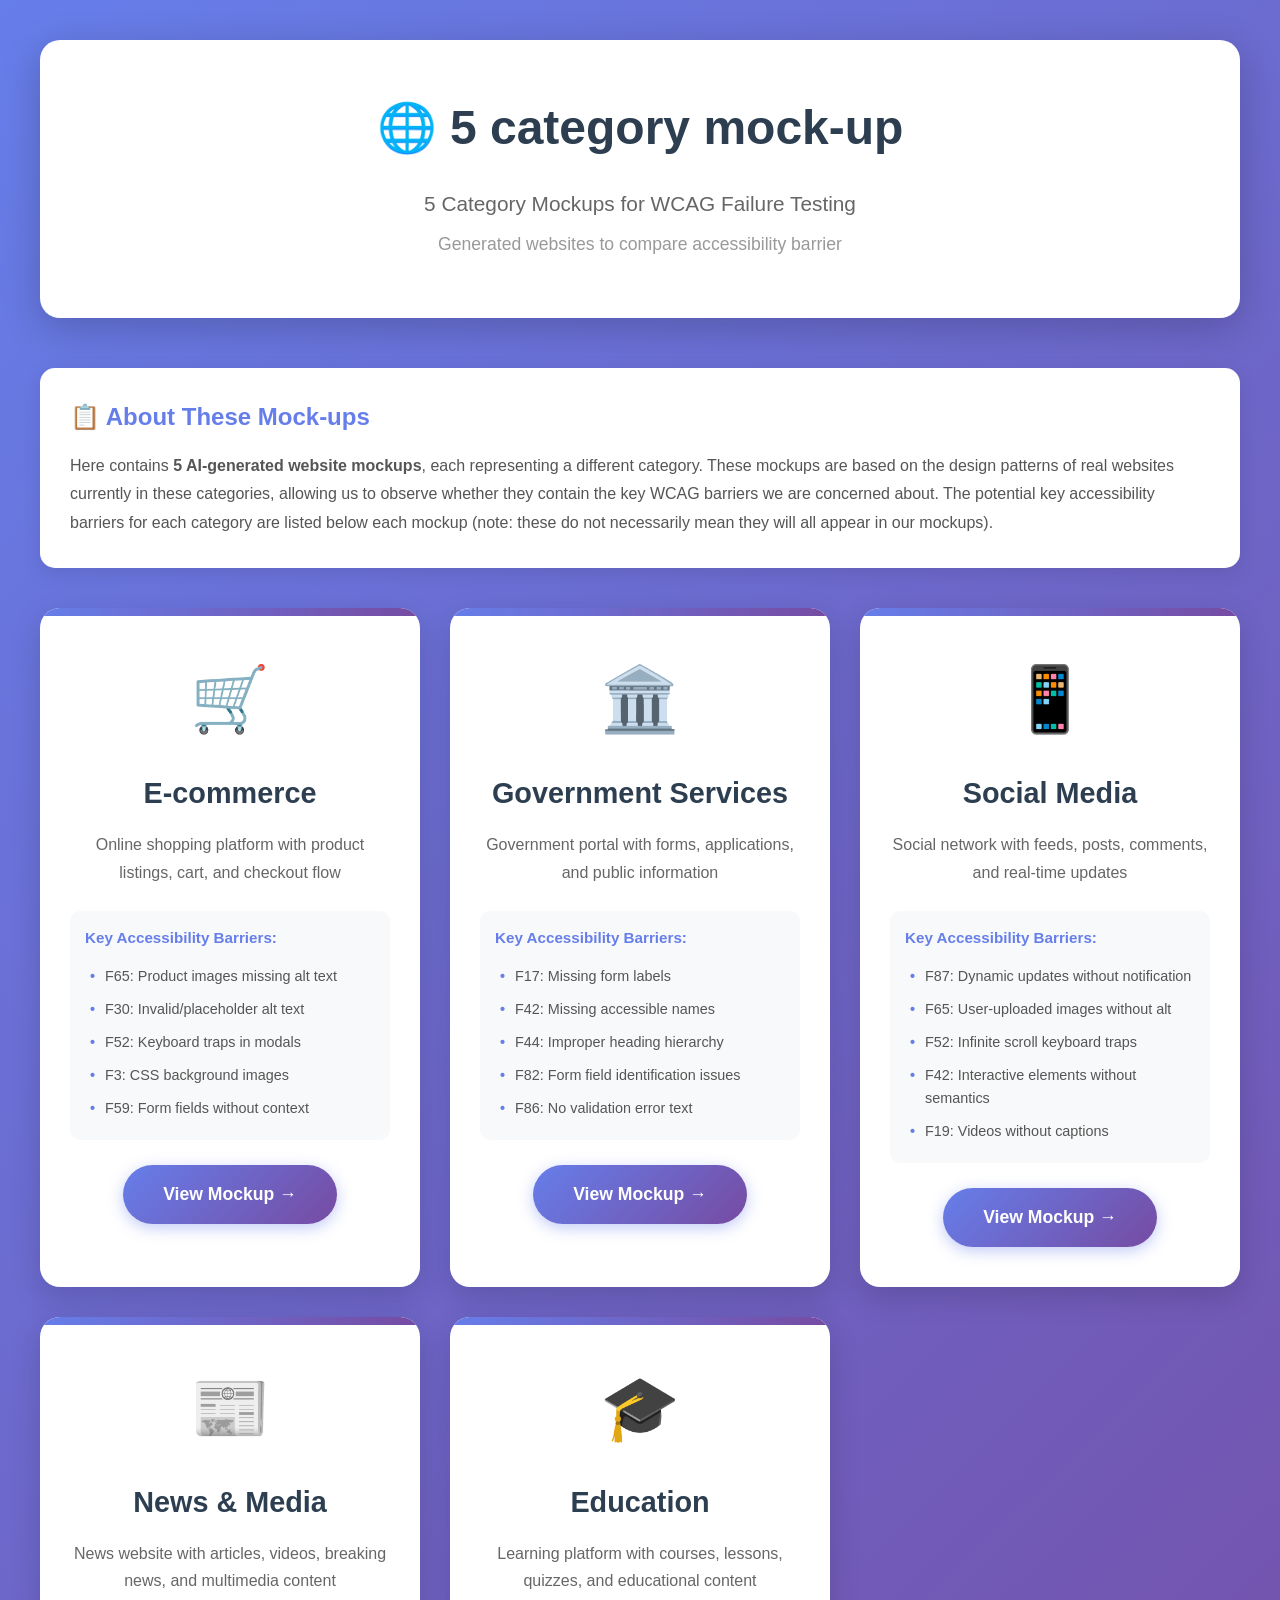
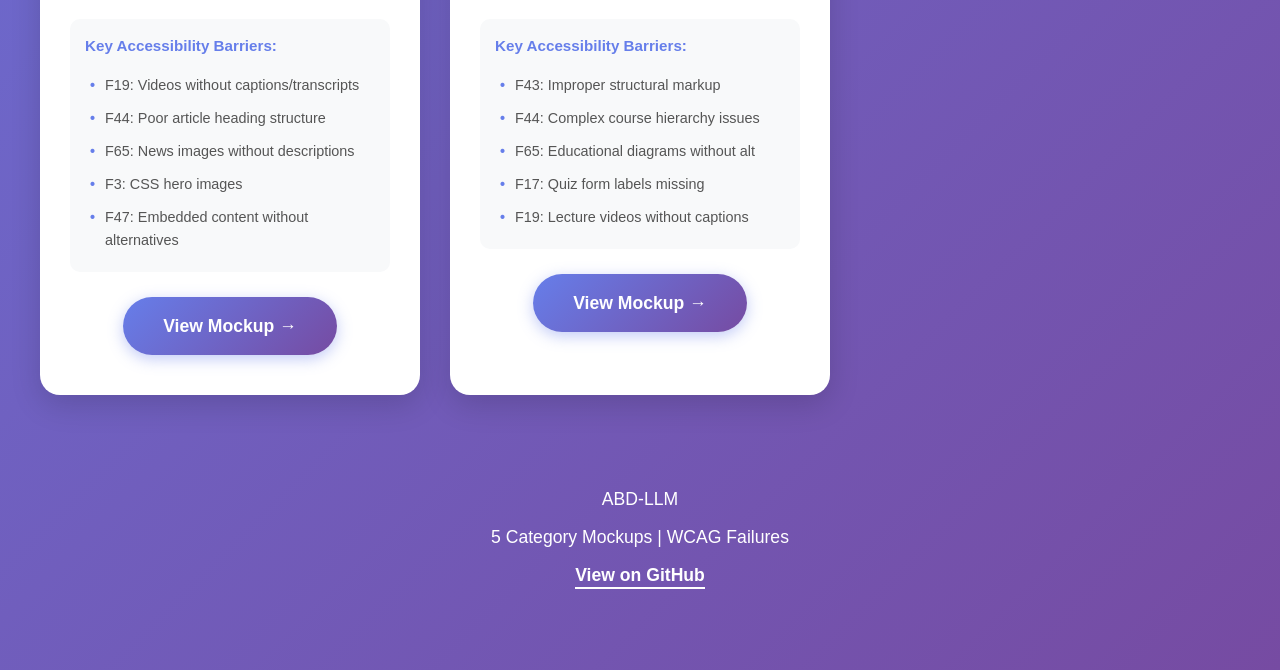
<file: index.html>
<!DOCTYPE html>
<html lang="en">
<head>
    <meta charset="UTF-8">
    <meta name="viewport" content="width=device-width, initial-scale=1.0">
    <title>ABD - 5 Category Mockups</title>
    <style>
        * {
            margin: 0;
            padding: 0;
            box-sizing: border-box;
        }
        
        body {
            font-family: -apple-system, BlinkMacSystemFont, 'Segoe UI', Arial, sans-serif;
            line-height: 1.6;
            color: #333;
            background: linear-gradient(135deg, #667eea 0%, #764ba2 100%);
            min-height: 100vh;
            padding: 40px 20px;
        }
        
        .container {
            max-width: 1200px;
            margin: 0 auto;
        }
        
        .header {
            background: white;
            padding: 50px;
            border-radius: 20px;
            text-align: center;
            margin-bottom: 50px;
            box-shadow: 0 10px 40px rgba(0,0,0,0.2);
        }
        
        .header h1 {
            color: #2c3e50;
            font-size: 3rem;
            margin-bottom: 20px;
            font-weight: 700;
        }
        
        .header p {
            color: #666;
            font-size: 1.3rem;
            margin-bottom: 10px;
        }
        
        .header .subtitle {
            color: #999;
            font-size: 1.1rem;
        }
        
        .info-box {
            background: white;
            padding: 30px;
            border-radius: 15px;
            margin-bottom: 40px;
            box-shadow: 0 5px 20px rgba(0,0,0,0.1);
        }
        
        .info-box h3 {
            color: #667eea;
            margin-bottom: 15px;
            font-size: 1.5rem;
        }
        
        .info-box p {
            color: #555;
            line-height: 1.8;
        }
        
        .categories-grid {
            display: grid;
            grid-template-columns: repeat(auto-fit, minmax(300px, 1fr));
            gap: 30px;
            margin-bottom: 40px;
        }
        
        .category-card {
            background: white;
            border-radius: 20px;
            padding: 40px 30px;
            text-align: center;
            box-shadow: 0 10px 30px rgba(0,0,0,0.15);
            transition: all 0.3s ease;
            position: relative;
            overflow: hidden;
        }
        
        .category-card::before {
            content: '';
            position: absolute;
            top: 0;
            left: 0;
            right: 0;
            height: 8px;
            background: linear-gradient(90deg, #667eea 0%, #764ba2 100%);
        }
        
        .category-card:hover {
            transform: translateY(-10px);
            box-shadow: 0 20px 50px rgba(0,0,0,0.25);
        }
        
        .category-icon {
            font-size: 4rem;
            margin-bottom: 20px;
            display: block;
        }
        
        .category-card h2 {
            color: #2c3e50;
            font-size: 1.8rem;
            margin-bottom: 15px;
            font-weight: 600;
        }
        
        .category-card .description {
            color: #666;
            font-size: 1rem;
            margin-bottom: 25px;
            line-height: 1.7;
        }
        
        .category-card .key-failures {
            background: #f8f9fa;
            padding: 15px;
            border-radius: 10px;
            margin-bottom: 25px;
            text-align: left;
        }
        
        .key-failures-title {
            font-weight: 600;
            color: #667eea;
            margin-bottom: 10px;
            font-size: 0.95rem;
        }
        
        .key-failures ul {
            list-style: none;
            padding: 0;
        }
        
        .key-failures li {
            color: #555;
            font-size: 0.9rem;
            padding: 5px 0;
            padding-left: 20px;
            position: relative;
        }
        
        .key-failures li:before {
            content: "•";
            color: #667eea;
            font-weight: bold;
            position: absolute;
            left: 5px;
        }
        
        .category-card a {
            display: inline-block;
            background: linear-gradient(135deg, #667eea 0%, #764ba2 100%);
            color: white;
            padding: 15px 40px;
            text-decoration: none;
            border-radius: 30px;
            font-weight: 600;
            font-size: 1.1rem;
            transition: all 0.3s;
            box-shadow: 0 4px 15px rgba(102, 126, 234, 0.4);
        }
        
        .category-card a:hover {
            transform: scale(1.05);
            box-shadow: 0 6px 20px rgba(102, 126, 234, 0.6);
        }
        
        footer {
            text-align: center;
            color: white;
            padding: 30px;
            margin-top: 50px;
        }
        
        footer p {
            margin: 10px 0;
            font-size: 1.1rem;
        }
        
        .github-link {
            color: white;
            text-decoration: none;
            font-weight: 600;
            border-bottom: 2px solid white;
            padding-bottom: 2px;
        }
        
        .github-link:hover {
            opacity: 0.8;
        }
    </style>
</head>
<body>
    <div class="container">
        <div class="header">
            <h1>🌐 5 category mock-up</h1>
            <p>5 Category Mockups for WCAG Failure Testing</p>
            <p class="subtitle">Generated websites to compare accessibility barrier</p>
        </div>

        <div class="info-box">
            <h3>📋 About These Mock-ups</h3>
            <p>
                Here contains <strong>5 AI-generated website mockups</strong>, each representing a different category. 
                These mockups are based on the design patterns of real websites currently in these categories, allowing us to observe whether they contain the key WCAG barriers we are concerned about. The potential key accessibility barriers for each category are listed below each mockup (note: these do not necessarily mean they will all appear in our mockups).
            </p>
        </div>

        <div class="categories-grid">
            <!-- E-COMMERCE -->
            <div class="category-card">
                <span class="category-icon">🛒</span>
                <h2>E-commerce</h2>
                <p class="description">
                    Online shopping platform with product listings, cart, and checkout flow
                </p>
                <div class="key-failures">
                    <div class="key-failures-title">Key Accessibility Barriers:</div>
                    <ul>
                        <li>F65: Product images missing alt text</li>
                        <li>F30: Invalid/placeholder alt text</li>
                        <li>F52: Keyboard traps in modals</li>
                        <li>F3: CSS background images</li>
                        <li>F59: Form fields without context</li>
                    </ul>
                </div>
                <a href="ecommerce.html">View Mockup →</a>
            </div>

            <!-- GOVERNMENT SERVICES -->
            <div class="category-card">
                <span class="category-icon">🏛️</span>
                <h2>Government Services</h2>
                <p class="description">
                    Government portal with forms, applications, and public information
                </p>
                <div class="key-failures">
                    <div class="key-failures-title">Key Accessibility Barriers:</div>
                    <ul>
                        <li>F17: Missing form labels</li>
                        <li>F42: Missing accessible names</li>
                        <li>F44: Improper heading hierarchy</li>
                        <li>F82: Form field identification issues</li>
                        <li>F86: No validation error text</li>
                    </ul>
                </div>
                <a href="government.html">View Mockup →</a>
            </div>

            <!-- SOCIAL MEDIA -->
            <div class="category-card">
                <span class="category-icon">📱</span>
                <h2>Social Media</h2>
                <p class="description">
                    Social network with feeds, posts, comments, and real-time updates
                </p>
                <div class="key-failures">
                    <div class="key-failures-title">Key Accessibility Barriers:</div>
                    <ul>
                        <li>F87: Dynamic updates without notification</li>
                        <li>F65: User-uploaded images without alt</li>
                        <li>F52: Infinite scroll keyboard traps</li>
                        <li>F42: Interactive elements without semantics</li>
                        <li>F19: Videos without captions</li>
                    </ul>
                </div>
                <a href="social-media.html">View Mockup →</a>
            </div>

            <!-- NEWS & MEDIA -->
            <div class="category-card">
                <span class="category-icon">📰</span>
                <h2>News & Media</h2>
                <p class="description">
                    News website with articles, videos, breaking news, and multimedia content
                </p>
                <div class="key-failures">
                    <div class="key-failures-title">Key Accessibility Barriers:</div>
                    <ul>
                        <li>F19: Videos without captions/transcripts</li>
                        <li>F44: Poor article heading structure</li>
                        <li>F65: News images without descriptions</li>
                        <li>F3: CSS hero images</li>
                        <li>F47: Embedded content without alternatives</li>
                    </ul>
                </div>
                <a href="mess-media.html">View Mockup →</a>
            </div>

            <!-- EDUCATION -->
            <div class="category-card">
                <span class="category-icon">🎓</span>
                <h2>Education</h2>
                <p class="description">
                    Learning platform with courses, lessons, quizzes, and educational content
                </p>
                <div class="key-failures">
                    <div class="key-failures-title">Key Accessibility Barriers:</div>
                    <ul>
                        <li>F43: Improper structural markup</li>
                        <li>F44: Complex course hierarchy issues</li>
                        <li>F65: Educational diagrams without alt</li>
                        <li>F17: Quiz form labels missing</li>
                        <li>F19: Lecture videos without captions</li>
                    </ul>
                </div>
                <a href="education.html">View Mockup →</a>
            </div>
        </div>

        <footer>
            <p>ABD-LLM</p>
            <p>5 Category Mockups | WCAG Failures</p>
            <p><a href="https://github.com/MengqiS21/ABD-mock-websites/tree/main" class="github-link">View on GitHub</a></p>
        </footer>
    </div>
</body>
</html>
</file>
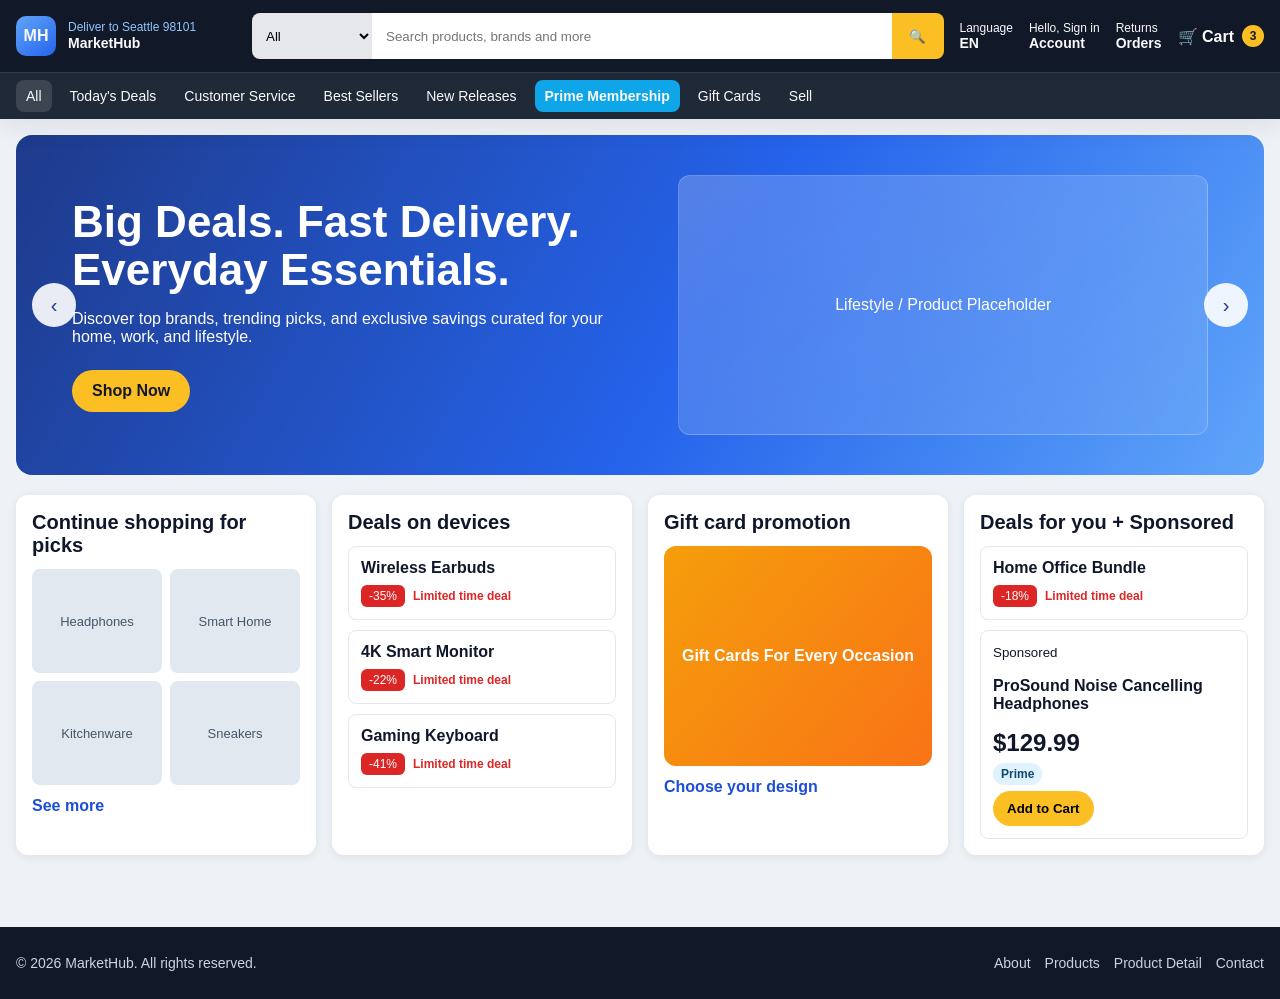
<file: e-commerce(codex)/index.html>
<!doctype html>
<html lang="en">
  <head>
    <meta charset="UTF-8" />
    <meta name="viewport" content="width=device-width, initial-scale=1.0" />
    <title>MarketHub | Home</title>
    <link rel="stylesheet" href="style.css" />
  </head>
  <body data-prefix="." data-current="home">
    <div id="header-slot"></div>

    <main class="container">
      <section class="hero">
        <button class="carousel-arrow left" aria-label="Previous slide">‹</button>
        <div class="hero-inner">
          <div>
            <h1>Big Deals. Fast Delivery. Everyday Essentials.</h1>
            <p>Discover top brands, trending picks, and exclusive savings curated for your home, work, and lifestyle.</p>
            <a href="products/products.html" class="btn-primary">Shop Now</a>
          </div>
          <div class="hero-media">Lifestyle / Product Placeholder</div>
        </div>
        <button class="carousel-arrow right" aria-label="Next slide">›</button>
      </section>

      <section class="section-grid" aria-label="Homepage cards">
        <article class="card">
          <h3>Continue shopping for picks</h3>
          <div class="thumb-grid">
            <div class="thumb">Headphones</div>
            <div class="thumb">Smart Home</div>
            <div class="thumb">Kitchenware</div>
            <div class="thumb">Sneakers</div>
          </div>
          <a class="see-more" href="products/products.html">See more</a>
        </article>

        <article class="card">
          <h3>Deals on devices</h3>
          <div class="deal-item"><strong>Wireless Earbuds</strong><div class="badge-row"><span class="badge-discount">-35%</span><span class="badge-label">Limited time deal</span></div></div>
          <div class="deal-item"><strong>4K Smart Monitor</strong><div class="badge-row"><span class="badge-discount">-22%</span><span class="badge-label">Limited time deal</span></div></div>
          <div class="deal-item"><strong>Gaming Keyboard</strong><div class="badge-row"><span class="badge-discount">-41%</span><span class="badge-label">Limited time deal</span></div></div>
        </article>

        <article class="card">
          <h3>Gift card promotion</h3>
          <div class="gift-banner">Gift Cards For Every Occasion</div>
          <a class="see-more" href="contact/contact.html">Choose your design</a>
        </article>

        <article class="card">
          <h3>Deals for you + Sponsored</h3>
          <div class="deal-item"><strong>Home Office Bundle</strong><div class="badge-row"><span class="badge-discount">-18%</span><span class="badge-label">Limited time deal</span></div></div>
          <div class="sponsored-box">
            <small>Sponsored</small>
            <p><strong>ProSound Noise Cancelling Headphones</strong></p>
            <div class="price">$129.99</div>
            <span class="prime-badge">Prime</span><br />
            <button class="btn-add" type="button">Add to Cart</button>
          </div>
        </article>
      </section>
    </main>

    <div id="footer-slot"></div>
    <script src="shared.js"></script>
  </body>
</html>
</file>
<file: e-commerce(codex)/style.css>
:root {
  --bg-dark: #111827;
  --bg-dark-soft: #1f2937;
  --bg-page: #eef2f7;
  --text-light: #f9fafb;
  --text-dark: #0f172a;
  --muted: #64748b;
  --accent: #fbbf24;
  --accent-hover: #f59e0b;
  --brand-blue: #1d4ed8;
  --prime: #0ea5e9;
  --shadow-soft: 0 8px 24px rgba(15, 23, 42, 0.08);
  --shadow-card: 0 2px 10px rgba(15, 23, 42, 0.08);
  --radius-sm: 8px;
  --radius-md: 12px;
  --radius-lg: 16px;
}

* { box-sizing: border-box; }
body {
  margin: 0;
  font-family: "Inter", "Segoe UI", "Helvetica Neue", sans-serif;
  background: var(--bg-page);
  color: var(--text-dark);
}
a { text-decoration: none; color: inherit; }

.container { width: min(1360px, 100% - 32px); margin: 0 auto; }

.site-header {
  background: var(--bg-dark);
  color: var(--text-light);
  position: sticky;
  top: 0;
  z-index: 100;
  box-shadow: var(--shadow-soft);
}
.header-row {
  min-height: 72px;
  display: flex;
  align-items: center;
  gap: 16px;
  padding: 8px 0;
  flex-wrap: wrap;
}
.brand { display: flex; align-items: center; gap: 12px; min-width: 220px; }
.logo-badge {
  width: 40px; height: 40px; border-radius: 10px;
  background: linear-gradient(140deg, #60a5fa, #2563eb);
  display: inline-flex; align-items: center; justify-content: center;
  font-weight: 700;
}
.brand-copy small { color: #93c5fd; display: block; font-size: 12px; }
.brand-copy strong { font-size: 14px; }

.search-wrap {
  display: flex; flex: 1; min-width: 280px; overflow: hidden;
  border-radius: var(--radius-sm); min-height: 46px;
}
.search-wrap select,.search-wrap input,.search-wrap button { border: 0; outline: 0; }
.search-wrap select { width: 120px; background: #e5e7eb; padding: 0 10px; }
.search-wrap input { flex: 1; padding: 0 14px; }
.search-wrap button { width: 52px; background: var(--accent); cursor: pointer; }
.search-wrap button:hover { background: var(--accent-hover); }

.header-actions { display: flex; gap: 16px; align-items: center; overflow-x: auto; }
.header-link { display: flex; flex-direction: column; font-size: 12px; }
.header-link strong { font-size: 14px; }
.cart-pill { display: inline-flex; align-items: center; gap: 8px; font-weight: 700; }
.cart-count {
  min-width: 22px; min-height: 22px; border-radius: 999px;
  background: var(--accent); color: #111827; font-size: 12px;
  display: inline-flex; align-items: center; justify-content: center;
}

.secondary-nav { background: var(--bg-dark-soft); border-top: 1px solid rgba(255,255,255,.08); }
.nav-row { min-height: 46px; display: flex; align-items: center; gap: 8px; overflow-x: auto; }
.nav-item { padding: 8px 10px; border-radius: var(--radius-sm); font-size: 14px; }
.nav-item:hover,.nav-item.active { background: rgba(255,255,255,.13); }
.nav-item.prime { background: var(--prime); font-weight: 700; }

main { padding-bottom: 40px; }
.hero {
  margin-top: 16px; border-radius: var(--radius-lg); overflow: hidden; position: relative;
  background: linear-gradient(120deg, #1e3a8a 0%, #2563eb 55%, #60a5fa 100%); color: white;
}
.hero-inner {
  display: grid; grid-template-columns: 1.1fr 1fr; gap: 24px;
  align-items: center; padding: 40px 56px;
}
.hero h1 { margin: 0; font-size: clamp(28px, 4vw, 44px); line-height: 1.1; }
.hero p { margin: 16px 0 24px; max-width: 560px; }
.btn-primary {
  display: inline-flex; align-items: center; justify-content: center;
  padding: 12px 20px; border-radius: 999px;
  background: var(--accent); color: #111827; font-weight: 700;
}
.btn-primary:hover { background: var(--accent-hover); }
.hero-media {
  min-height: 260px; border-radius: var(--radius-md);
  background: linear-gradient(145deg, rgba(255,255,255,.22), rgba(255,255,255,.06));
  border: 1px solid rgba(255,255,255,.2);
  display: flex; align-items: center; justify-content: center;
}
.carousel-arrow {
  position: absolute; top: 50%; transform: translateY(-50%);
  width: 44px; height: 44px; border-radius: 999px; border: 0;
  background: rgba(255,255,255,.9); color: #1e3a8a; font-size: 20px;
}
.carousel-arrow.left { left: 16px; }
.carousel-arrow.right { right: 16px; }

.section-grid { margin-top: 20px; display: grid; gap: 16px; grid-template-columns: repeat(4, minmax(0,1fr)); }
.card { background: white; border-radius: var(--radius-md); box-shadow: var(--shadow-card); padding: 16px; }
.card h3 { margin: 0 0 12px; font-size: 20px; }
.thumb-grid { display: grid; grid-template-columns: repeat(2, minmax(0,1fr)); gap: 8px; }
.thumb {
  min-height: 104px; border-radius: var(--radius-sm); background: #e2e8f0;
  display: flex; align-items: center; justify-content: center; color: #475569; font-size: 13px;
}
.see-more { display: inline-block; margin-top: 12px; color: var(--brand-blue); font-weight: 600; }
.deal-item { border: 1px solid #e2e8f0; border-radius: var(--radius-sm); padding: 12px; margin-bottom: 10px; }
.badge-row { margin-top: 8px; display: flex; gap: 8px; align-items: center; }
.badge-discount { background: #dc2626; color: white; font-size: 12px; padding: 4px 8px; border-radius: 6px; }
.badge-label { color: #dc2626; font-size: 12px; font-weight: 700; }
.gift-banner {
  min-height: 220px; border-radius: var(--radius-md);
  background: linear-gradient(130deg, #f59e0b, #f97316);
  color: white; display: flex; align-items: center; justify-content: center; font-weight: 700;
}
.sponsored-box { border: 1px solid #e2e8f0; border-radius: var(--radius-sm); padding: 12px; }
.price { font-size: 24px; font-weight: 800; }
.prime-badge {
  display: inline-block; margin: 6px 0; font-size: 12px;
  background: #e0f2fe; color: #0c4a6e; padding: 4px 8px; border-radius: 999px; font-weight: 700;
}
.btn-add { border: 0; border-radius: 999px; background: var(--accent); padding: 10px 14px; font-weight: 700; }

.content-page { padding: 24px 0 40px; }
.page-card { background: white; border-radius: var(--radius-md); box-shadow: var(--shadow-card); padding: 24px; margin-top: 16px; }
.product-list { margin-top: 16px; display: grid; gap: 16px; grid-template-columns: repeat(3, minmax(0,1fr)); }
.product-tile { border: 1px solid #e2e8f0; border-radius: var(--radius-md); padding: 12px; }
.product-photo {
  min-height: 150px; border-radius: var(--radius-sm); background: #e2e8f0;
  display: flex; align-items: center; justify-content: center;
}

.site-footer { background: var(--bg-dark); color: #cbd5e1; margin-top: 32px; }
.footer-inner {
  min-height: 72px; display: flex; align-items: center; justify-content: space-between;
  gap: 12px; font-size: 14px;
}
.footer-links { display: flex; gap: 14px; flex-wrap: wrap; }

@media (max-width: 1100px) {
  .hero-inner { grid-template-columns: 1fr; padding: 32px; }
  .section-grid { grid-template-columns: repeat(2, minmax(0,1fr)); }
  .product-list { grid-template-columns: repeat(2, minmax(0,1fr)); }
}
@media (max-width: 760px) {
  .container { width: min(1360px, 100% - 16px); }
  .section-grid,.product-list { grid-template-columns: 1fr; }
  .footer-inner { flex-direction: column; justify-content: center; padding: 12px 0; }
}
</file>
